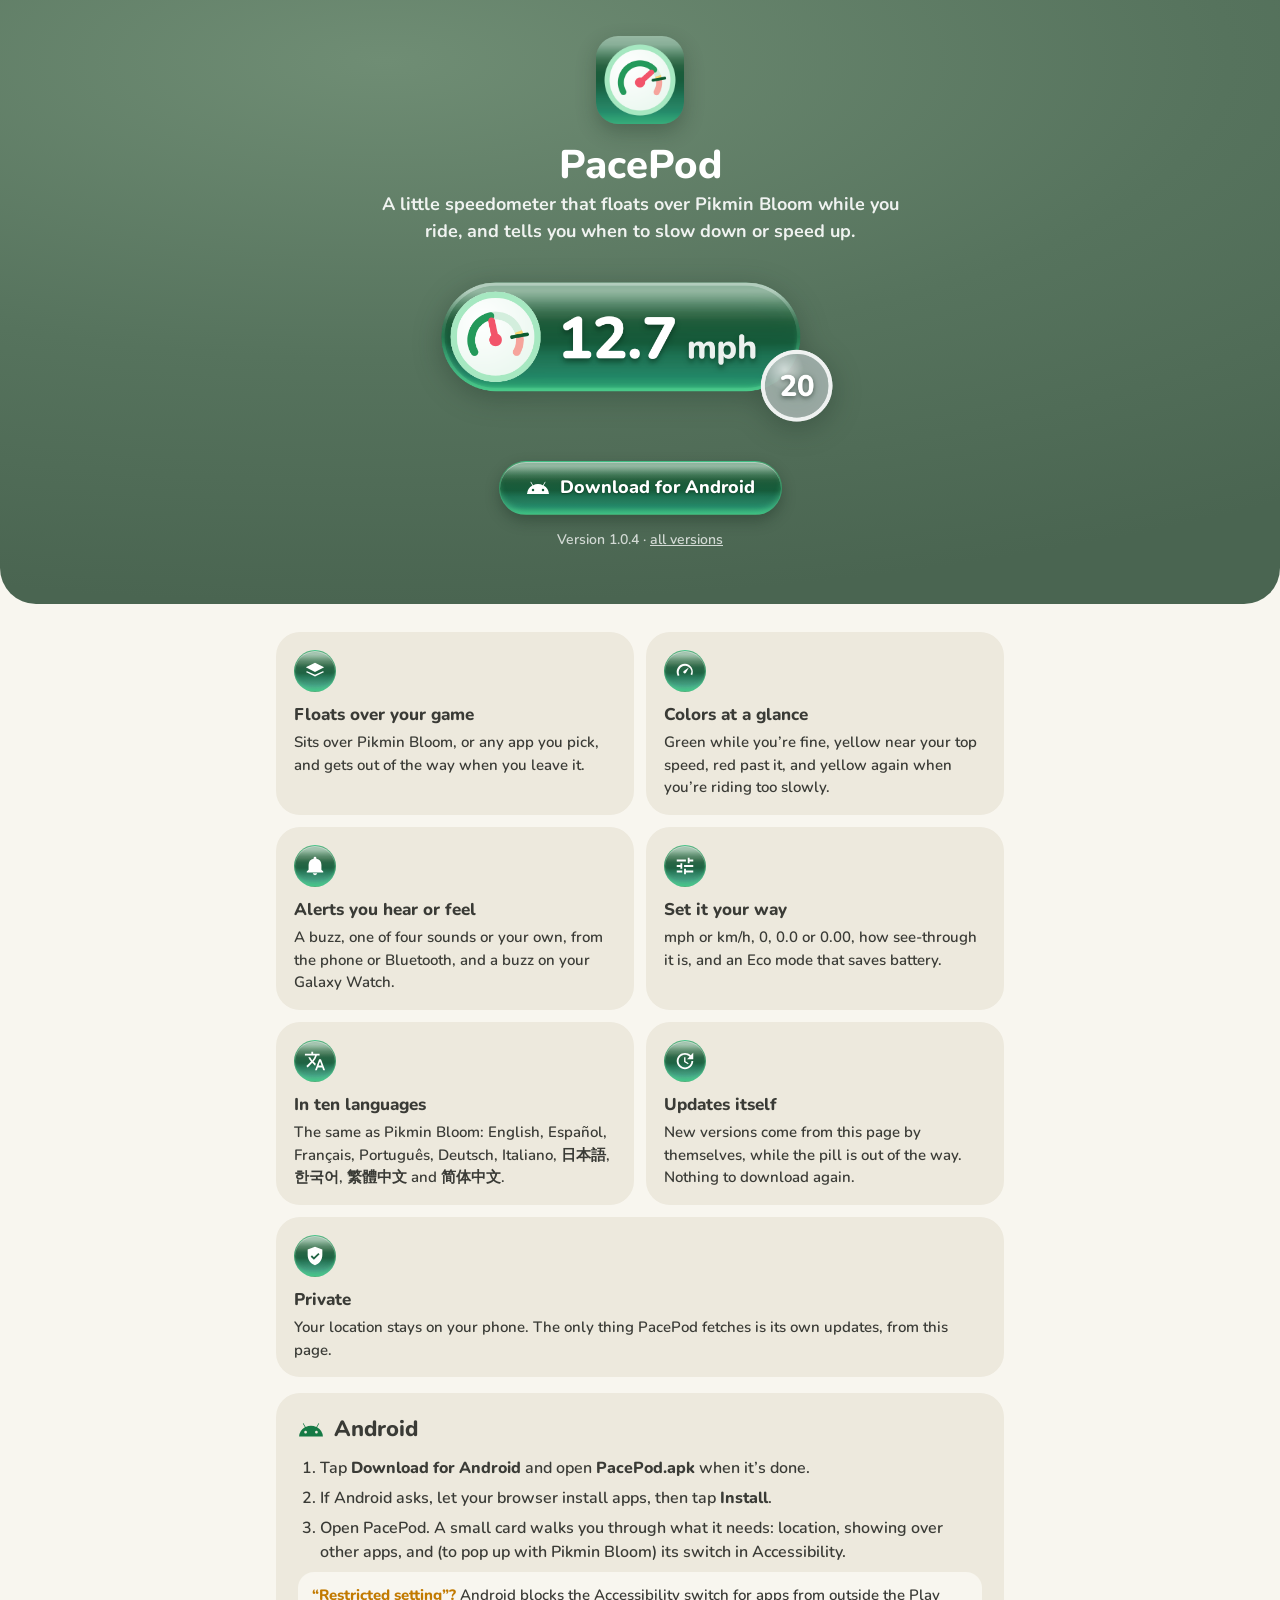
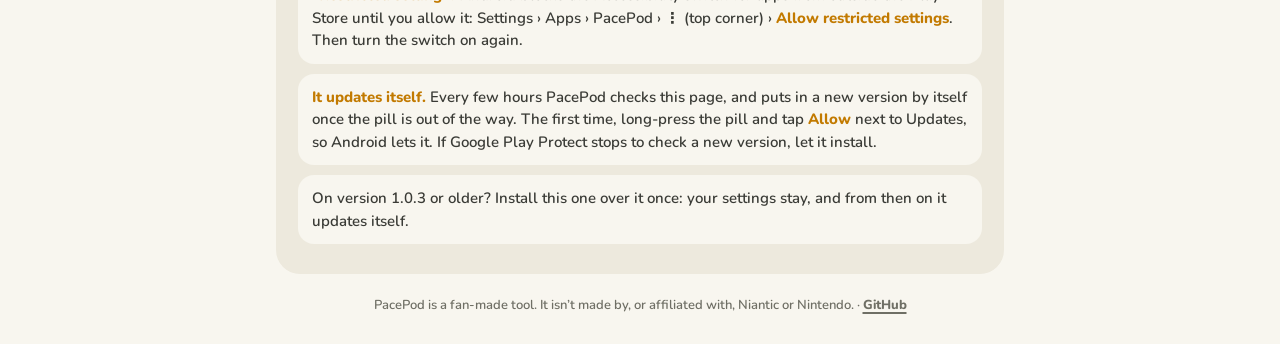
<file: index.html>
<!doctype html>
<html lang="en">
<head>
  <meta charset="utf-8">
  <meta name="viewport" content="width=device-width, initial-scale=1, viewport-fit=cover">
  <title>PacePod</title>
  <meta name="description" content="A little speedometer pill that floats over Pikmin Bloom while you ride. For Android.">
  <meta name="theme-color" content="#56735D">
  <link rel="icon" href="favicon.png">
  <link rel="apple-touch-icon" href="icon.png">
  <meta property="og:title" content="PacePod">
  <meta property="og:description" content="A little speedometer pill that floats over Pikmin Bloom while you ride.">
  <meta property="og:image" content="icon.png">
  <link rel="preconnect" href="https://fonts.googleapis.com">
  <link rel="preconnect" href="https://fonts.gstatic.com" crossorigin>
  <link rel="stylesheet" href="https://fonts.googleapis.com/css2?family=Nunito:wght@600;700;800&display=swap">
  <style>
    :root {
      --cream: #f8f6ef;
      --cream-dark: #ede9dd;
      --track: #e4dfd1;
      --ink: #3a3b36;
      --muted: #6f6f65;
      --green: #22995a;
      --green-dark: #157a45;
      --amber: #c27a00;
      --grass: #56735d;
      --font: Nunito, "SF Pro Rounded", ui-rounded, system-ui, sans-serif;
    }

    * { box-sizing: border-box; }

    html { background: var(--cream); }

    body {
      margin: 0;
      color: var(--ink);
      font-family: var(--font);
      font-weight: 600;
      line-height: 1.5;
      background: var(--cream);
    }

    .hero {
      padding: calc(env(safe-area-inset-top) + 36px) 16px 40px;
      text-align: center;
      color: #fff;
      background: radial-gradient(120% 90% at 30% 10%, #6f8d74 0%, var(--grass) 55%, #4a6551 100%);
      border-radius: 0 0 36px 36px;
    }

    .hero .icon {
      width: 88px;
      height: 88px;
      border-radius: 22px;
      box-shadow: 0 8px 20px rgba(20, 40, 28, 0.3);
    }

    h1 {
      margin: 12px 0 4px;
      font-size: 40px;
      font-weight: 800;
      line-height: 1.1;
    }

    .lead {
      max-width: 520px;
      margin: 0 auto;
      font-size: 18px;
      font-weight: 700;
      color: rgba(255, 255, 255, 0.9);
    }

    .pill {
      display: block;
      width: min(100%, 420px);
      height: auto;
      margin: 26px auto 8px;
      filter: drop-shadow(0 6px 14px rgba(20, 40, 28, 0.35));
    }

    .buttons {
      display: flex;
      flex-wrap: wrap;
      justify-content: center;
      gap: 12px;
      margin-top: 22px;
    }

    .button {
      position: relative;
      overflow: hidden; /* keeps the shine inside the rounded ends */
      display: inline-flex;
      align-items: center;
      gap: 10px;
      height: 54px;
      padding: 0 26px;
      border-radius: 100px;
      font-size: 18px;
      font-weight: 800;
      text-decoration: none;
    }

    .button svg { width: 24px; height: 24px; fill: currentColor; }

    /*
     * The button is made of the PacePod pill's own glass (see PillView in the app): tinted green, clearest under the
     * shine and the glow, nearly solid in the middle, with a wash of light over the top third, a glow rising from the
     * bottom edge and a fine line of light around it.
     */
    .button.green {
      color: #fff;
      border: 1.5px solid rgba(82, 209, 143, 0.5);
      background: linear-gradient(rgba(45, 127, 79, 0.8) 0%, rgba(42, 120, 74, 0.78) 8%, rgba(31, 95, 58, 0.82) 32%,
        rgba(22, 90, 56, 0.92) 42%, rgba(19, 91, 58, 0.95) 55%, rgba(26, 116, 84, 0.92) 67%, rgba(30, 129, 96, 0.86) 77%,
        rgba(25, 144, 110, 0.8) 86%, rgba(35, 162, 116, 0.82) 92%, rgba(42, 181, 124, 0.9) 100%);
      box-shadow: inset 0 1px 0 rgba(255, 255, 255, 0.35), inset 0 -5px 7px -3px rgba(82, 209, 143, 0.7),
        0 6px 14px rgba(20, 40, 28, 0.35);
      text-shadow: 0 1.1px 1.4px rgba(6, 42, 23, 0.55);
    }

    .button.green::after {
      content: "";
      position: absolute;
      inset: 0 0 auto;
      height: 36%;
      background: linear-gradient(rgba(255, 255, 255, 0.42) 0%, rgba(255, 255, 255, 0.48) 22%, rgba(255, 255, 255, 0.36) 39%,
        rgba(255, 255, 255, 0.22) 55%, rgba(255, 255, 255, 0.09) 75%, rgba(255, 255, 255, 0) 100%);
      pointer-events: none;
    }

    .button:active { filter: brightness(1.08); }

    .version {
      margin-top: 14px;
      font-size: 14px;
      color: rgba(255, 255, 255, 0.75);
    }

    .version a { color: inherit; }

    main {
      max-width: 760px;
      margin: 0 auto;
      padding: 28px 16px calc(env(safe-area-inset-bottom) + 28px);
    }

    .card {
      margin-bottom: 16px;
      padding: 20px 22px;
      background: var(--cream-dark);
      border-radius: 24px;
    }

    h2 {
      display: flex;
      align-items: center;
      gap: 10px;
      margin: 0 0 10px;
      font-size: 22px;
      font-weight: 800;
    }

    h2 svg { width: 26px; height: 26px; fill: var(--green-dark); flex: none; }

    .card p { margin: 0 0 10px; }

    .features {
      display: grid;
      grid-template-columns: 1fr 1fr;
      gap: 12px;
      margin-bottom: 16px;
    }

    .feature {
      padding: 18px 18px 16px;
      background: var(--cream-dark);
      border-radius: 24px;
    }

    .feature.wide { grid-column: 1 / -1; }

    .feature h3 {
      margin: 10px 0 4px;
      font-size: 17px;
      font-weight: 800;
    }

    .feature p { margin: 0; font-size: 15px; }

    /* A small bubble of the pill's green glass around each icon. */
    .badge {
      position: relative;
      overflow: hidden;
      display: grid;
      place-items: center;
      width: 42px;
      height: 42px;
      border: 1.5px solid rgba(82, 209, 143, 0.5);
      border-radius: 50%;
      background: linear-gradient(rgba(45, 127, 79, 0.8) 0%, rgba(42, 120, 74, 0.78) 8%, rgba(31, 95, 58, 0.82) 32%,
        rgba(22, 90, 56, 0.92) 42%, rgba(19, 91, 58, 0.95) 55%, rgba(26, 116, 84, 0.92) 67%, rgba(30, 129, 96, 0.86) 77%,
        rgba(25, 144, 110, 0.8) 86%, rgba(35, 162, 116, 0.82) 92%, rgba(42, 181, 124, 0.9) 100%);
      box-shadow: inset 0 1px 0 rgba(255, 255, 255, 0.35), inset 0 -4px 5px -3px rgba(82, 209, 143, 0.7);
    }

    .badge::after {
      content: "";
      position: absolute;
      inset: 0 0 auto;
      height: 36%;
      background: linear-gradient(rgba(255, 255, 255, 0.42) 0%, rgba(255, 255, 255, 0.48) 22%, rgba(255, 255, 255, 0.36) 39%,
        rgba(255, 255, 255, 0.22) 55%, rgba(255, 255, 255, 0.09) 75%, rgba(255, 255, 255, 0) 100%);
    }

    .badge svg { position: relative; z-index: 1; }

    .badge svg { width: 22px; height: 22px; fill: #fff; }

    main a {
      color: var(--green-dark);
      font-weight: 800;
      text-decoration-thickness: 2px;
      text-underline-offset: 3px;
    }

    ol {
      margin: 0 0 8px;
      padding-left: 22px;
    }

    ol li { margin-bottom: 6px; }

    b { font-weight: 800; }

    .note {
      margin: 10px 0 0;
      padding: 12px 14px;
      background: var(--cream);
      border-radius: 16px;
      font-size: 15px;
    }

    .note b { color: var(--amber); }

    .fine {
      margin: 22px 4px 0;
      font-size: 13px;
      color: var(--muted);
      text-align: center;
    }

    .fine a { color: inherit; }

    @media (max-width: 420px) {
      h1 { font-size: 34px; }
      .lead { font-size: 16px; }
      .button { width: 100%; justify-content: center; }
    }

    @media (max-width: 560px) {
      .features { grid-template-columns: 1fr; }
    }
  </style>
</head>
<body>
  <header class="hero">
    <img class="icon" src="icon.png" alt="">
    <h1>PacePod</h1>
    <p class="lead">A little speedometer that floats over Pikmin Bloom while you ride, and tells you when to slow down or speed up.</p>
    <img class="pill" src="pill.png" alt="The PacePod speedometer showing 12.7 mph with a 20 mph top speed" width="376" height="150">
    <div class="buttons">
      <a class="button green" href="https://github.com/Howzit5217/pacepod/releases/latest/download/PacePod.apk">
        <svg viewBox="0 0 24 24" aria-hidden="true"><path d="M17.6 9.48l1.84-3.18a.38.38 0 0 0-.65-.38l-1.86 3.22a11.5 11.5 0 0 0-9.86 0L5.2 5.92a.38.38 0 0 0-.65.38L6.4 9.48A10.8 10.8 0 0 0 1 18h22a10.8 10.8 0 0 0-5.4-8.52zM7 15.25a1.25 1.25 0 1 1 0-2.5 1.25 1.25 0 0 1 0 2.5zm10 0a1.25 1.25 0 1 1 0-2.5 1.25 1.25 0 0 1 0 2.5z"/></svg>
        Download for Android
      </a>
    </div>
    <p class="version">Version 1.0.4 · <a href="https://github.com/Howzit5217/pacepod/releases">all versions</a></p>
  </header>

  <main>
    <section class="features" aria-label="What it does">
      <div class="feature">
        <span class="badge"><svg viewBox="0 0 24 24" aria-hidden="true"><path d="M12 3 2 8l10 5 10-5-10-5zm-8.6 9.3L2 13l10 5 10-5-1.4-.7L12 16l-8.6-3.7z"/></svg></span>
        <h3>Floats over your game</h3>
        <p>Sits over Pikmin Bloom, or any app you pick, and gets out of the way when you leave it.</p>
      </div>
      <div class="feature">
        <span class="badge"><svg viewBox="0 0 24 24" aria-hidden="true"><path d="M12 4a9 9 0 0 0-7.8 13.5l1.7-1A7 7 0 1 1 19 12a6.9 6.9 0 0 1-.94 3.5l1.73 1A9 9 0 0 0 12 4zm4.2 4.1-5.1 3.5a1.6 1.6 0 1 0 2.1 2.1z"/></svg></span>
        <h3>Colors at a glance</h3>
        <p>Green while you’re fine, yellow near your top speed, red past it, and yellow again when you’re riding too slowly.</p>
      </div>
      <div class="feature">
        <span class="badge"><svg viewBox="0 0 24 24" aria-hidden="true"><path d="M12 22a2.5 2.5 0 0 0 2.45-2h-4.9A2.5 2.5 0 0 0 12 22zm7-6v-5a7 7 0 0 0-5.5-6.84V3.5a1.5 1.5 0 0 0-3 0v.66A7 7 0 0 0 5 11v5l-2 2v1h18v-1l-2-2z"/></svg></span>
        <h3>Alerts you hear or feel</h3>
        <p>A buzz, one of four sounds or your own, from the phone or Bluetooth, and a buzz on your Galaxy Watch.</p>
      </div>
      <div class="feature">
        <span class="badge"><svg viewBox="0 0 24 24" aria-hidden="true"><path d="M3 17v2h6v-2H3zM3 5v2h10V5H3zm10 16v-2h8v-2h-8v-2h-2v6h2zM7 9v2H3v2h4v2h2V9H7zm14 4v-2H11v2h10zm-6-4h2V7h4V5h-4V3h-2v6z"/></svg></span>
        <h3>Set it your way</h3>
        <p>mph or km/h, 0, 0.0 or 0.00, how see-through it is, and an Eco mode that saves battery.</p>
      </div>
      <div class="feature">
        <span class="badge"><svg viewBox="0 0 24 24" aria-hidden="true"><path d="M12.87 15.07l-2.54-2.51.03-.03A17.52 17.52 0 0 0 14.07 6H17V4h-7V2H8v2H1v1.99h11.17C11.5 7.92 10.44 9.75 9 11.35 8.07 10.32 7.3 9.19 6.69 8h-2c.73 1.63 1.73 3.17 2.98 4.56l-5.09 5.02L4 19l5-5 3.11 3.11.76-2.04zM18.5 10h-2L12 22h2l1.12-3h4.75L21 22h2l-4.5-12zm-2.62 7l1.62-4.33L19.12 17h-3.24z"/></svg></span>
        <h3>In ten languages</h3>
        <p>The same as Pikmin Bloom: English, Español, Français, Português, Deutsch, Italiano, 日本語, 한국어, 繁體中文 and 简体中文.</p>
      </div>
      <div class="feature">
        <span class="badge"><svg viewBox="0 0 24 24" aria-hidden="true"><path d="M21 10.12h-6.78l2.74-2.82c-2.73-2.7-7.15-2.8-9.88-.1-2.73 2.71-2.73 7.08 0 9.79s7.15 2.71 9.88 0C18.32 15.65 19 14.08 19 12.1h2c0 1.98-.88 4.55-2.64 6.29-3.51 3.48-9.21 3.48-12.72 0-3.5-3.47-3.53-9.11-.02-12.58s9.14-3.47 12.65 0L21 3v7.12zM12.5 8v4.25l3.5 2.08-.72 1.21L11 13V8h1.5z"/></svg></span>
        <h3>Updates itself</h3>
        <p>New versions come from this page by themselves, while the pill is out of the way. Nothing to download again.</p>
      </div>
      <div class="feature wide">
        <span class="badge"><svg viewBox="0 0 24 24" aria-hidden="true"><path d="M12 2 4 5v6c0 5.25 3.4 10.15 8 11 4.6-.85 8-5.75 8-11V5l-8-3zm-1.2 14.2-3.5-3.5 1.4-1.4 2.1 2.1 4.8-4.8 1.4 1.4-6.2 6.2z"/></svg></span>
        <h3>Private</h3>
        <p>Your location stays on your phone. The only thing PacePod fetches is its own updates, from this page.</p>
      </div>
    </section>

    <section class="card" id="android">
      <h2>
        <svg viewBox="0 0 24 24" aria-hidden="true"><path d="M17.6 9.48l1.84-3.18a.38.38 0 0 0-.65-.38l-1.86 3.22a11.5 11.5 0 0 0-9.86 0L5.2 5.92a.38.38 0 0 0-.65.38L6.4 9.48A10.8 10.8 0 0 0 1 18h22a10.8 10.8 0 0 0-5.4-8.52zM7 15.25a1.25 1.25 0 1 1 0-2.5 1.25 1.25 0 0 1 0 2.5zm10 0a1.25 1.25 0 1 1 0-2.5 1.25 1.25 0 0 1 0 2.5z"/></svg>
        Android
      </h2>
      <ol>
        <li>Tap <b>Download for Android</b> and open <b>PacePod.apk</b> when it’s done.</li>
        <li>If Android asks, let your browser install apps, then tap <b>Install</b>.</li>
        <li>Open PacePod. A small card walks you through what it needs: location, showing over other apps, and (to pop up with Pikmin Bloom) its switch in Accessibility.</li>
      </ol>
      <p class="note"><b>“Restricted setting”?</b> Android blocks the Accessibility switch for apps from outside the Play Store until you allow it: Settings › Apps › PacePod › ⋮ (top corner) › <b>Allow restricted settings</b>. Then turn the switch on again.</p>
      <p class="note"><b>It updates itself.</b> Every few hours PacePod checks this page, and puts in a new version by itself once the pill is out of the way. The first time, long-press the pill and tap <b>Allow</b> next to Updates, so Android lets it. If Google Play Protect stops to check a new version, let it install.</p>
      <p class="note">On version 1.0.3 or older? Install this one over it once: your settings stay, and from then on it updates itself.</p>
    </section>


    <p class="fine">PacePod is a fan-made tool. It isn’t made by, or affiliated with, Niantic or Nintendo. · <a href="https://github.com/Howzit5217/pacepod">GitHub</a></p>
  </main>
</body>
</html>
</file>
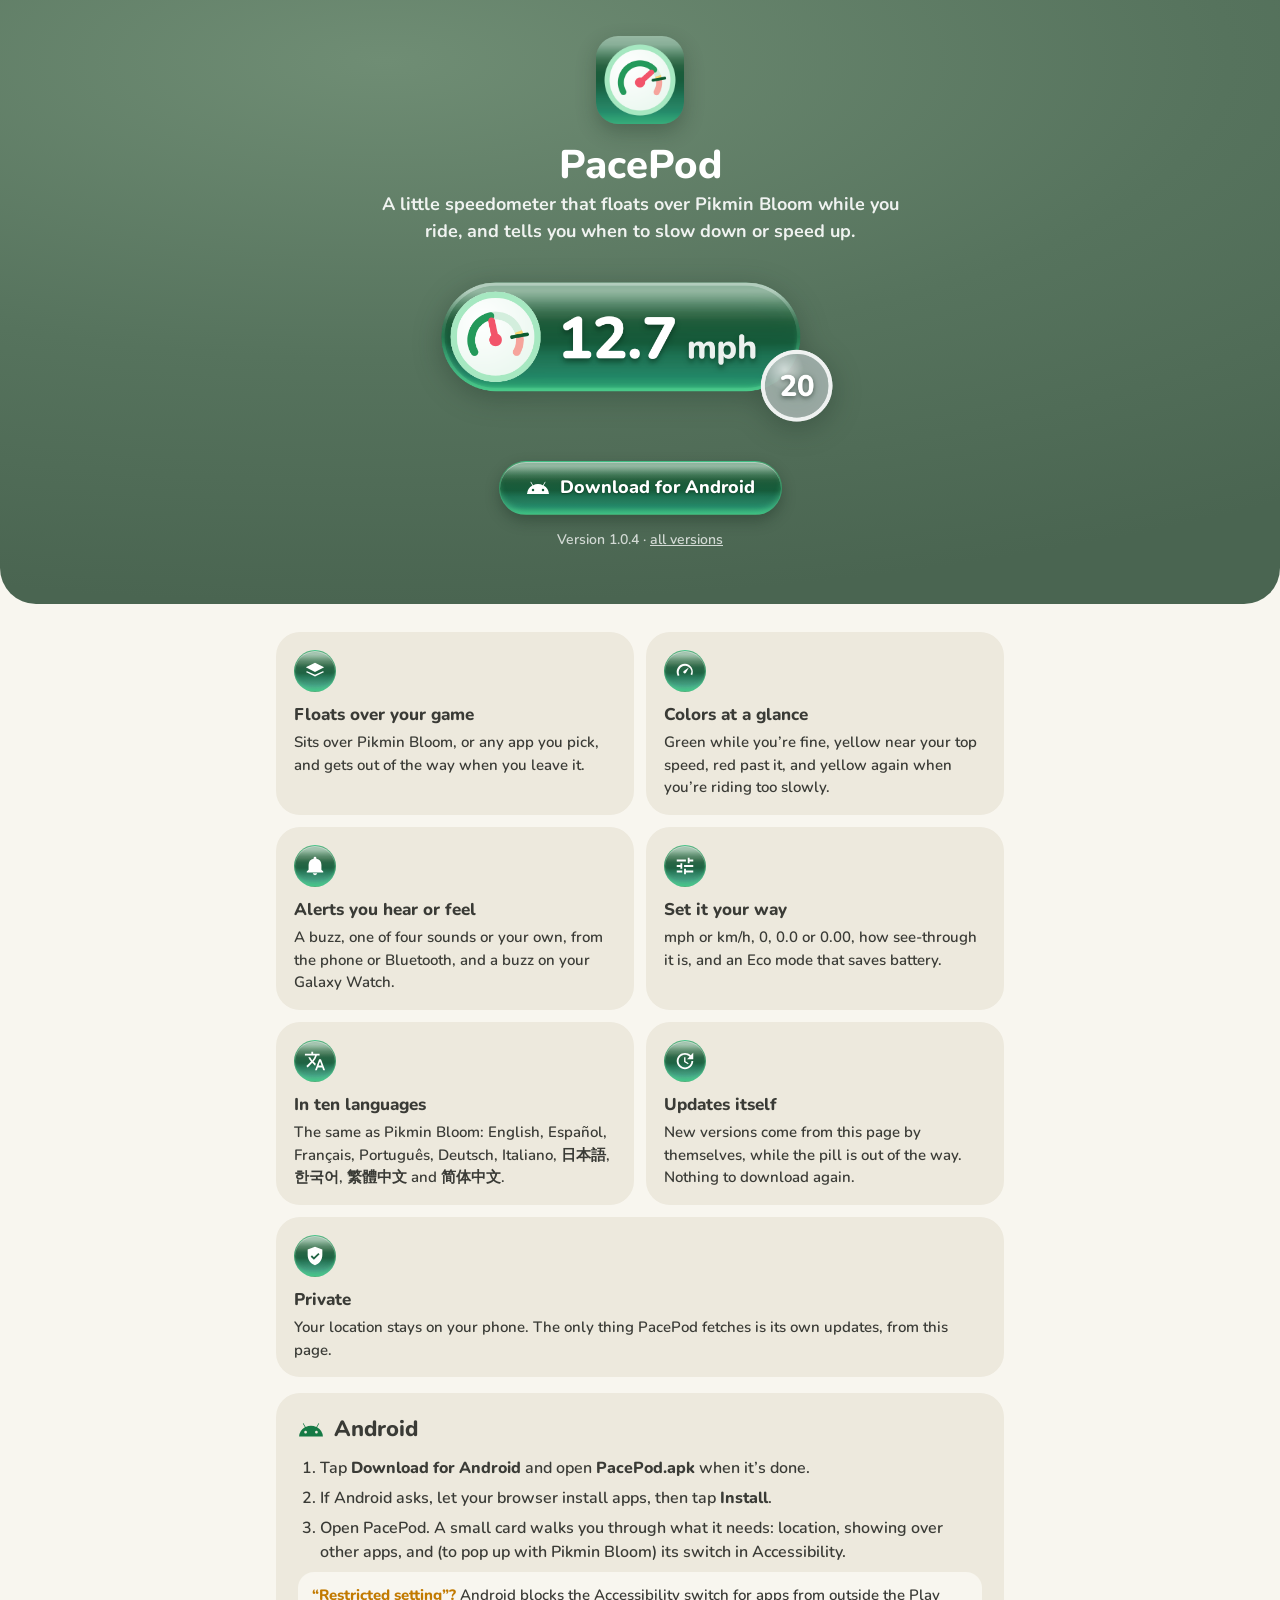
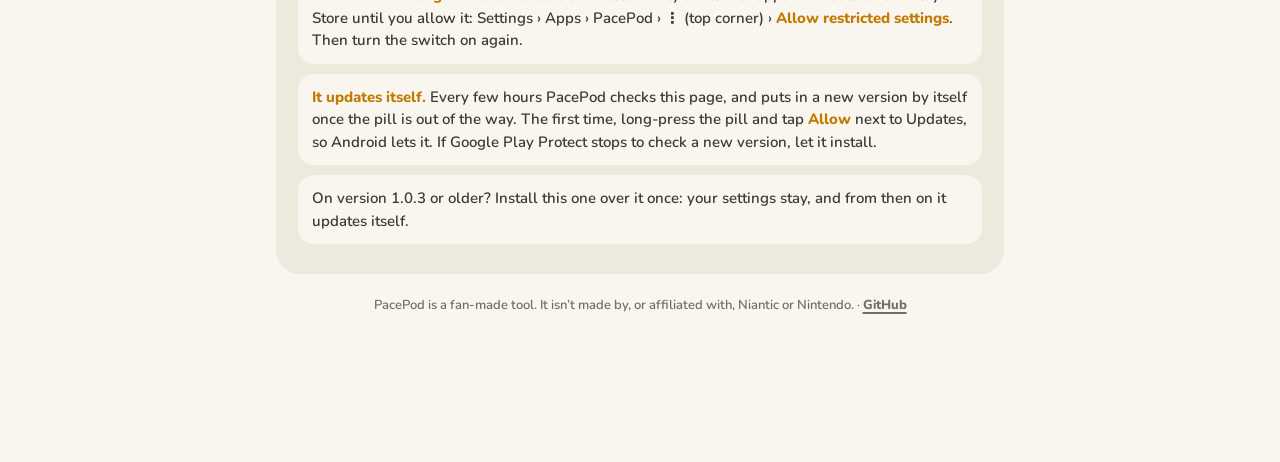
<file: app/index.html>
<!doctype html>
<!-- The iPhone web version was retired on 2026-11-11 (PacePod is Android only). An old Home Screen icon, or the web
     version still open on a phone, lands on the download page instead: its update check sees a new version here. -->
<html lang="en">
<head>
  <meta charset="utf-8">
  <meta name="viewport" content="width=device-width, initial-scale=1">
  <meta name="pacepod-version" content="retired">
  <meta http-equiv="refresh" content="0; url=../">
  <title>PacePod</title>
  <link rel="canonical" href="https://howzit5217.github.io/pacepod/">
</head>
<body>
  <p><a href="../">PacePod is now on Android only. Get it here.</a></p>
</body>
</html>
</file>
